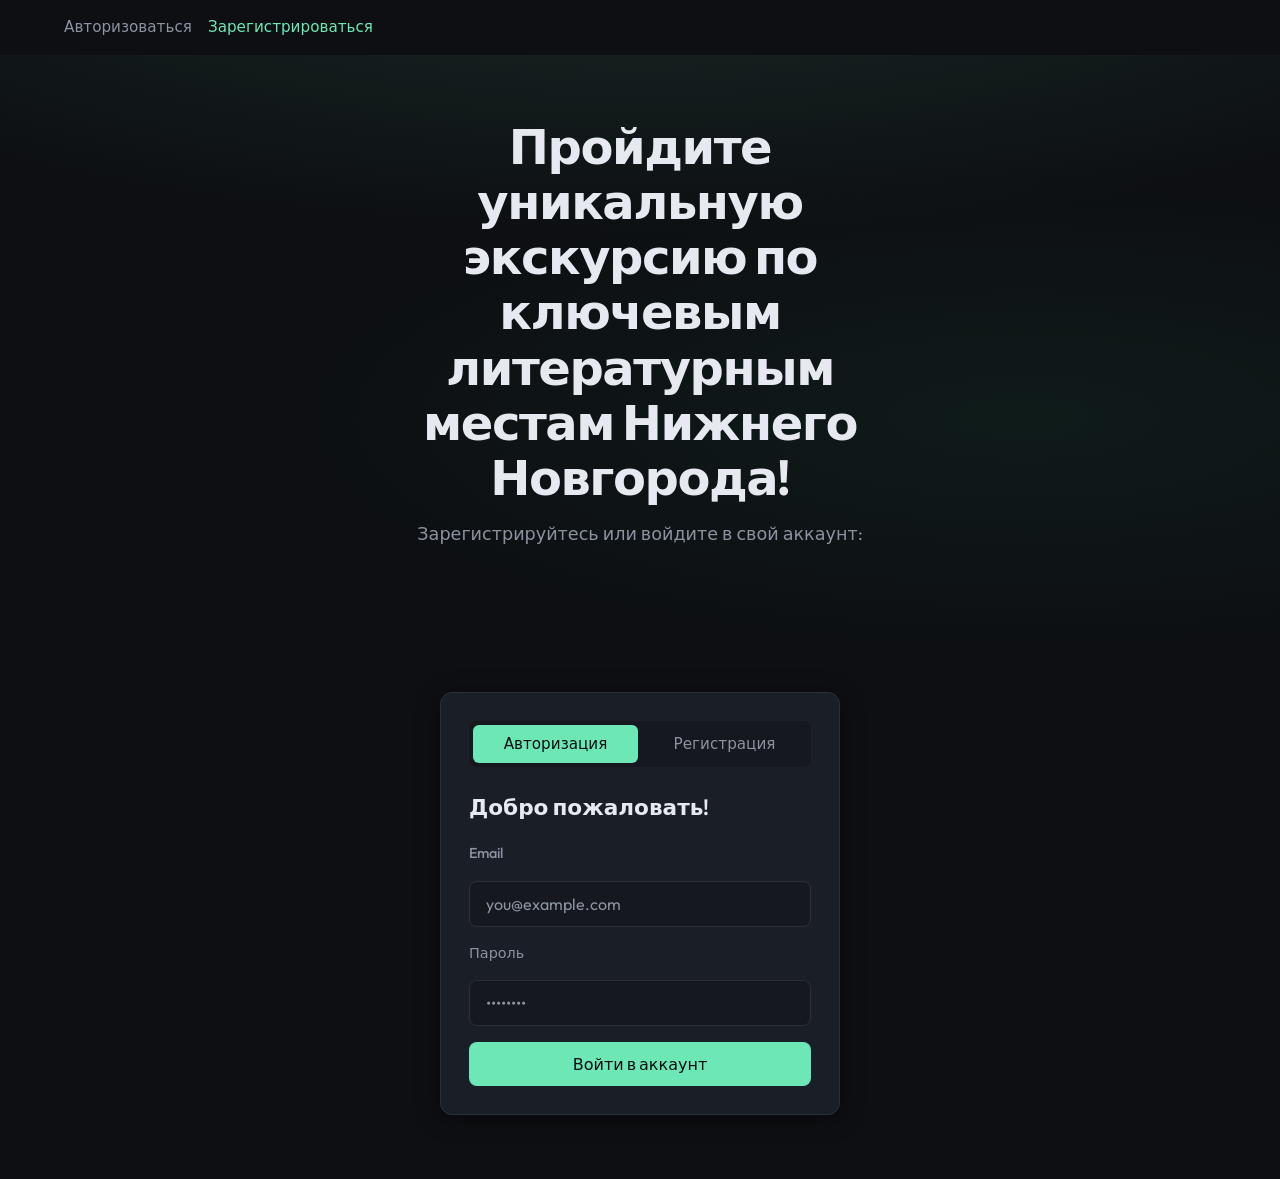
<file: index.html>
<!DOCTYPE html>
<html lang="en">
<head>
    <meta charset="UTF-8">
    <meta name="viewport" content="width=device-width, initial-scale=1.0">
    <title>Стартовая страница</title>
    <link rel="stylesheet" href="style.css">
    <link rel="preconnect" href="https://fonts.googleapis.com">
    <link rel="preconnect" href="https://fonts.gstatic.com" crossorigin>
    <link href="https://fonts.googleapis.com/css2?family=Outfit:wght@300;400;500;600;700&family=JetBrains+Mono:wght@400;500&display=swap" rel="stylesheet">
</head>
<body class="page-landing">
    <header class="header">
        <nav class="nav">
            <a href="index.html#auth" class="nav-link">Авторизоваться</a>
            <a href="register.html" class="nav-link nav-link-cta">Зарегистрироваться</a>
        </nav>
    </header>

    <main>
        <section class="hero">
            <div class="hero-bg"></div>
            <div class="hero-content">
                <h1 class="hero-title">Пройдите уникальную экскурсию по ключевым литературным местам Нижнего Новгорода!</h1>
                <p class="hero-subtitle">Зарегистрируйтесь или войдите в свой аккаунт:</p>
                <div class="hero-actions">
                </div>
            </div>
        </section>

        <section id="auth" class="auth-section">
            <div class="auth-container">
                <div class="auth-tabs">
                    <button type="button" class="auth-tab active" data-tab="login" aria-selected="true">Авторизация</button>
                    <button type="button" class="auth-tab" data-tab="register" aria-selected="false">Регистрация</button>
                </div>

                <div id="login-panel" class="auth-panel active">
                    <h2 class="auth-heading">Добро пожаловать!</h2>
                    <form id="loginForm" class="auth-form">
                        <label class="label" for="loginEmail">Email</label>
                        <input type="email" id="loginEmail" class="input" placeholder="you@example.com" required autocomplete="email">
                        <label class="label" for="loginPassword">Пароль</label>
                        <input type="password" id="loginPassword" class="input" placeholder="••••••••" required autocomplete="current-password">
                        <p id="loginError" class="form-error" aria-live="polite"></p>
                        <button type="submit" class="btn btn-primary btn-block">Войти в аккаунт</button>
                    </form>
                </div>

                <div id="register-panel" class="auth-panel">
                    <h2 class="auth-heading">Создать аккаунт</h2>
                    <form id="registrationForm" class="auth-form">
                        <label class="label" for="username">Ваше имя</label>
                        <input type="text" id="username" class="input" placeholder="Введите имя" required autocomplete="username">
                        <label class="label" for="email">Email</label>
                        <input type="email" id="email" class="input" placeholder="you@example.com" required autocomplete="email">
                        <label class="label" for="password">Пароль</label>
                        <input type="password" id="password" class="input" placeholder="••••••••" required autocomplete="new-password">
                        <p id="registrationError" class="form-error" aria-live="polite"></p>
                        <button type="submit" class="btn btn-primary btn-block">Регистрация</button>
                    </form>
                </div>
            </div>
        </section>
    </main>


    <script src="script.js"></script>
</body>
</html>
</file>
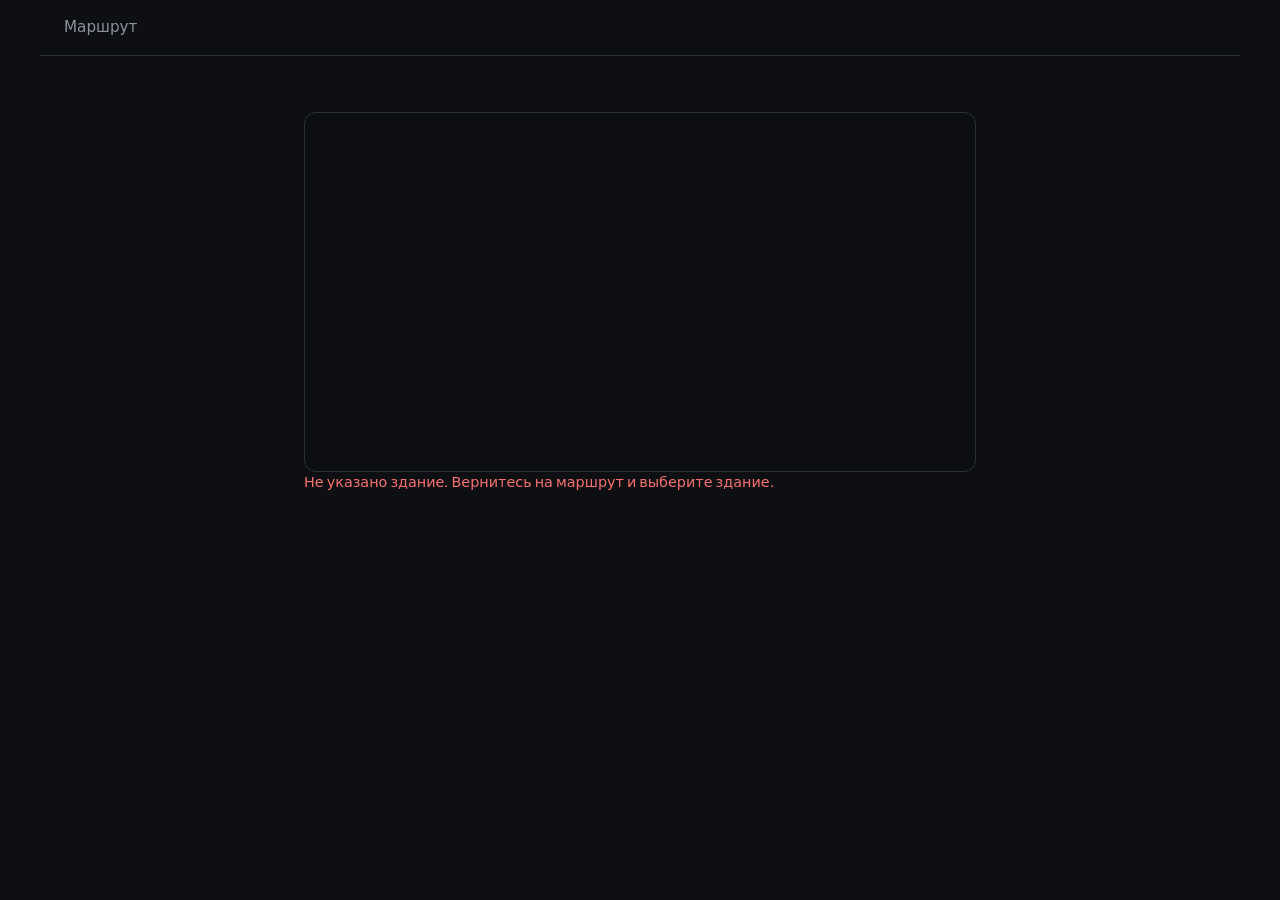
<file: building.html>
<!DOCTYPE html>
<html lang="en">
<head>
    <meta charset="UTF-8">
    <meta name="viewport" content="width=device-width, initial-scale=1.0">
    <link rel="stylesheet" href="style.css">
    <link rel="preconnect" href="https://fonts.googleapis.com">
    <link rel="preconnect" href="https://fonts.gstatic.com" crossorigin>
    <link href="https://fonts.googleapis.com/css2?family=Outfit:wght@300;400;500;600;700&display=swap" rel="stylesheet">
</head>
<body class="page-building">
    <header class="header">
        <nav class="nav">
            <a href="profile.html" class="nav-link">Маршрут</a>
        </nav>
    </header>

    <main class="building-main">
        <article class="building-article">
            <h1 id="buildingName" class="building-page-title"></h1>
            <div id="buildingDescription" class="building-description"></div>
            <div id="buildingMap" class="building-map" aria-label="Карта расположения здания"></div>
            <p id="buildingError" class="form-error" aria-live="polite"></p>
        </article>
    </main>

    <script src="https://api-maps.yandex.ru/2.1/?apikey=88912fb0-2da4-47e9-acd8-c27f78781ed7&lang=ru_RU" type="text/javascript"></script>
    <script src="building.js"></script>
</body>
</html>
</file>
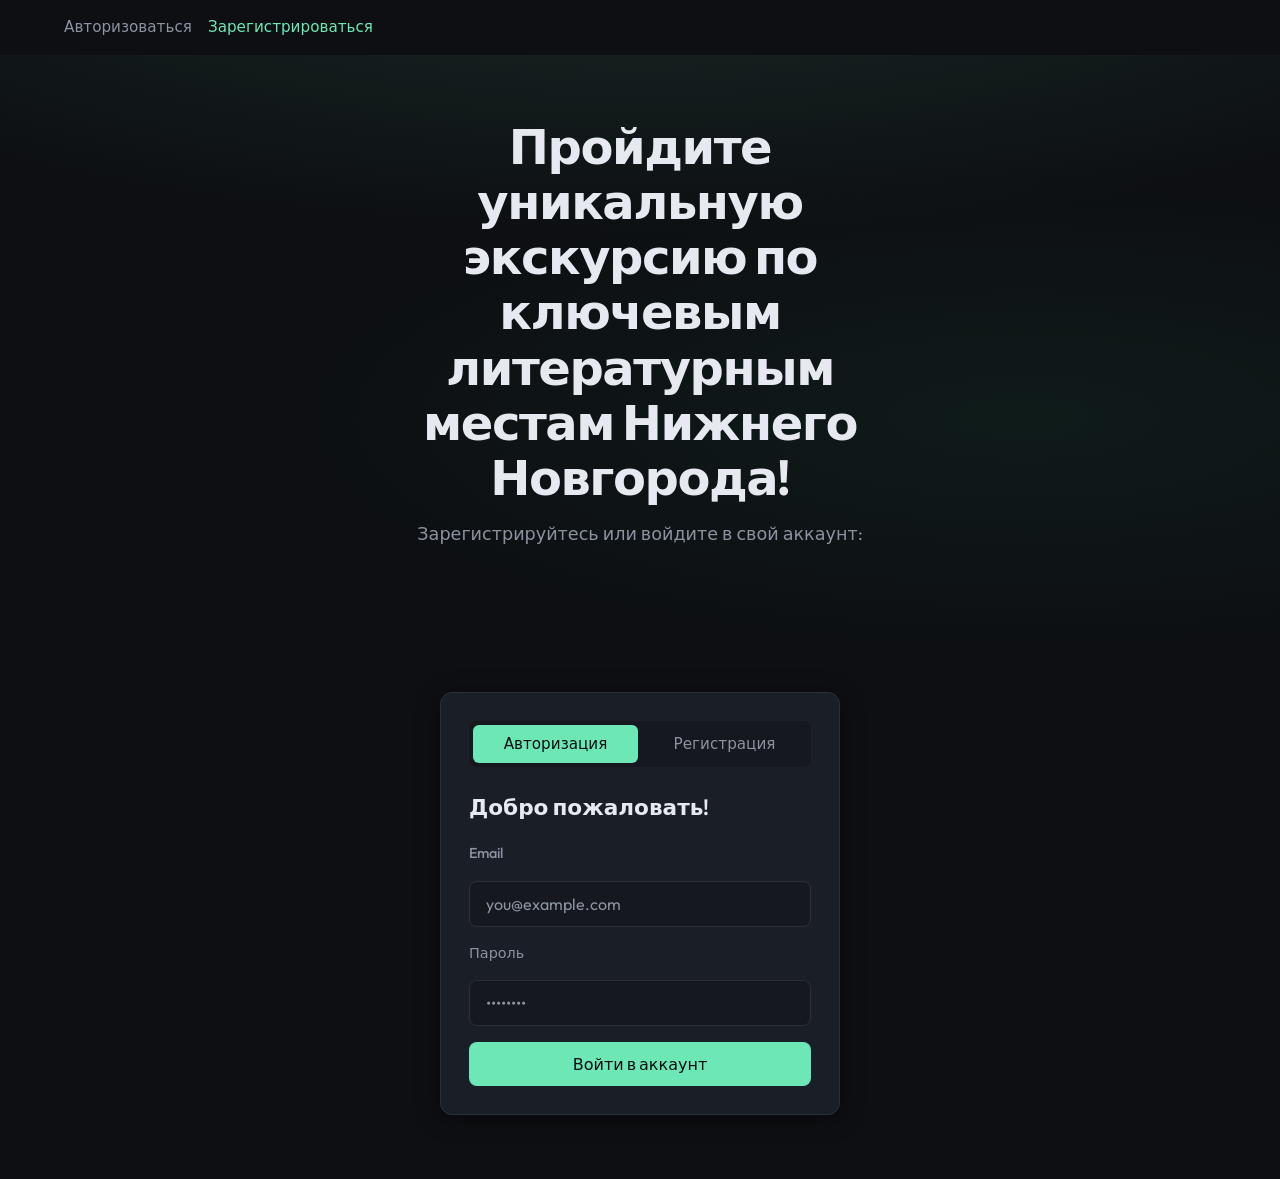
<file: profile.html>
<!DOCTYPE html>
<html lang="en">
<head>
    <meta charset="UTF-8">
    <meta name="viewport" content="width=device-width, initial-scale=1.0">
    <title>Маршрут</title>
    <link rel="stylesheet" href="style.css">
    <link rel="preconnect" href="https://fonts.googleapis.com">
    <link rel="preconnect" href="https://fonts.gstatic.com" crossorigin>
    <link href="https://fonts.googleapis.com/css2?family=Outfit:wght@300;400;500;600;700&display=swap" rel="stylesheet">
</head>
<body class="page-profile">
    <header class="header">
        <div id="userInfo" class="profile-user-info">
            <span id="userName"></span>
            <span id="userEmail"></span>
            <button id="switchRouteBtn" class="btn btn-ghost btn-sm" type="button">Сменить маршрут</button>
            <a href="index.html#logout" class="nav-link">Выйти</a>
        </div>
    </header>

    <section id="routePicker" class="route-picker">
        <h2 class="route-picker-title">Выберите маршрут</h2>
        <p class="route-picker-subtitle">Сначала выберите маршрут, после этого откроются здания этого маршрута.</p>
        <div id="routesContainer" class="routes-grid"></div>
        <p id="routeError" class="form-error" aria-live="polite"></p>
    </section>

    <section id="routeSummary" class="route-summary" hidden>
        <span>Текущий маршрут:</span>
        <strong id="currentRouteName"></strong>
    </section>

    <!-- Список зданий -->
    <div id="buildingsContainer">
        <!-- Здания будут динамически добавляться сюда -->
    </div>

    <script src="script.js"></script>
</body>
</html>
</file>
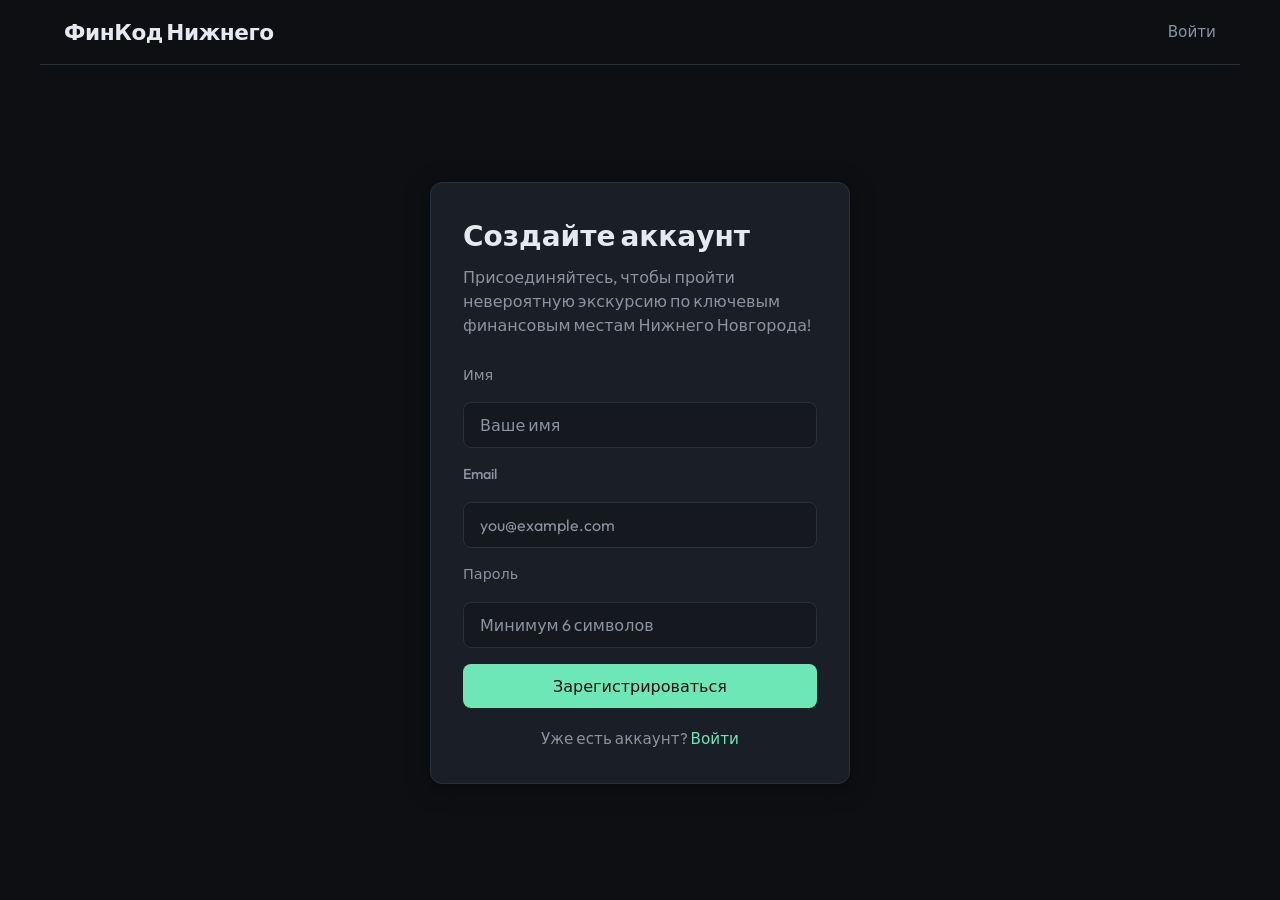
<file: register.html>
<!DOCTYPE html>
<html lang="en">
<head>
    <meta charset="UTF-8">
    <meta name="viewport" content="width=device-width, initial-scale=1.0">
    <title>Sign up — Explore</title>
    <link rel="stylesheet" href="style.css">
    <link rel="preconnect" href="https://fonts.googleapis.com">
    <link rel="preconnect" href="https://fonts.gstatic.com" crossorigin>
    <link href="https://fonts.googleapis.com/css2?family=Outfit:wght@300;400;500;600;700&family=JetBrains+Mono:wght@400;500&display=swap" rel="stylesheet">
</head>
<body class="page-register">
    <header class="header">
        <a href="index.html" class="logo">ФинКод Нижнего</a>
        <nav class="nav">
            <a href="index.html#auth" class="nav-link">Войти</a>
        </nav>
    </header>

    <main class="register-main">
        <div class="register-card">
            <h1 class="register-title">Создайте аккаунт</h1>
            <p class="register-subtitle">Присоединяйтесь, чтобы пройти невероятную экскурсию по ключевым финансовым местам Нижнего Новгорода!</p>

            <form id="registrationForm" class="auth-form register-form">
                <label class="label" for="username">Имя</label>
                <input type="text" id="username" class="input" placeholder="Ваше имя" required autocomplete="username">
                <label class="label" for="email">Email</label>
                <input type="email" id="email" class="input" placeholder="you@example.com" required autocomplete="email">
                <label class="label" for="password">Пароль</label>
                <input type="password" id="password" class="input" placeholder="Минимум 6 символов" required autocomplete="new-password">
                <p id="registrationError" class="form-error" aria-live="polite"></p>
                <button type="submit" class="btn btn-primary btn-block">Зарегистрироваться</button>
            </form>

            <p class="register-footer">
                Уже есть аккаунт? <a href="index.html#auth">Войти</a>
            </p>
        </div>
    </main>

    <script src="script.js"></script>
</body>
</html>
</file>
<file: style.css>
/* ===== Variables ===== */
:root {
    --bg: #0d0f12;
    --bg-elevated: #15181e;
    --bg-card: #1a1e26;
    --text: #e6e9ef;
    --text-muted: #8b92a0;
    --accent: #6ee7b7;
    --accent-dim: #34d399;
    --accent-hover: #5dd9a8;
    --border: #2a303a;
    --error: #f87171;
    --radius: 12px;
    --radius-sm: 8px;
    --font: "Outfit", system-ui, sans-serif;
    --font-mono: "JetBrains Mono", monospace;
    --shadow: 0 4px 24px rgba(0, 0, 0, 0.4);
    --transition: 0.2s ease;
}

/* ===== Reset & base ===== */
*, *::before, *::after {
    box-sizing: border-box;
}

html {
    scroll-behavior: smooth;
}

body {
    font-family: var(--font);
    margin: 0;
    padding: 0;
    background: var(--bg);
    color: var(--text);
    line-height: 1.5;
    min-height: 100vh;
    display: flex;
    flex-direction: column;
}

a {
    color: var(--accent);
    text-decoration: none;
    transition: color var(--transition);
}

a:hover {
    color: var(--accent-hover);
}

/* ===== Layout: landing & register ===== */
.page-landing,
.page-register {
    min-height: 100vh;
}

.page-landing main {
    flex: 1;
}

/* ===== Header ===== */
.header {
    display: flex;
    align-items: center;
    justify-content: space-between;
    padding: 1rem 1.5rem;
    max-width: 1200px;
    margin: 0 auto;
    width: 100%;
}

.logo {
    font-weight: 700;
    font-size: 1.35rem;
    letter-spacing: -0.02em;
    color: var(--text);
}

.logo:hover {
    color: var(--accent);
}

.nav {
    display: flex;
    align-items: center;
    gap: 1rem;
}

.nav-link {
    font-weight: 500;
    font-size: 0.95rem;
    color: var(--text-muted);
}

.nav-link:hover {
    color: var(--text);
}

.nav-link-cta {
    color: var(--accent);
}

.nav-link-cta:hover {
    color: var(--accent-hover);
}

/* ===== Hero ===== */
.hero {
    position: relative;
    padding: 4rem 1.5rem 5rem;
    text-align: center;
    overflow: hidden;
}

.hero-bg {
    position: absolute;
    inset: 0;
    background:
        radial-gradient(ellipse 80% 50% at 50% -20%, rgba(110, 231, 183, 0.12), transparent),
        radial-gradient(ellipse 60% 40% at 80% 60%, rgba(52, 211, 153, 0.06), transparent);
    pointer-events: none;
}

.hero-content {
    position: relative;
    max-width: 560px;
    margin: 0 auto;
}

.hero-title {
    font-size: clamp(2rem, 5vw, 3rem);
    font-weight: 700;
    letter-spacing: -0.03em;
    line-height: 1.15;
    margin: 0 0 1rem;
}

.hero-subtitle {
    font-size: 1.1rem;
    color: var(--text-muted);
    margin: 0 0 2rem;
}

.hero-actions {
    display: flex;
    flex-wrap: wrap;
    gap: 0.75rem;
    justify-content: center;
}

/* ===== Buttons ===== */
.btn {
    display: inline-flex;
    align-items: center;
    justify-content: center;
    padding: 0.75rem 1.5rem;
    font-family: var(--font);
    font-size: 1rem;
    font-weight: 500;
    border: none;
    border-radius: var(--radius-sm);
    cursor: pointer;
    transition: background var(--transition), color var(--transition), transform 0.1s ease;
}

.btn:active {
    transform: scale(0.98);
}

.btn-primary {
    background: var(--accent);
    color: var(--bg);
}

.btn-primary:hover {
    background: var(--accent-hover);
}

.btn-ghost {
    background: transparent;
    color: var(--text-muted);
    border: 1px solid var(--border);
}

.btn-ghost:hover {
    color: var(--text);
    border-color: var(--text-muted);
}

.btn-block {
    width: 100%;
}

.btn-sm {
    padding: 0.4rem 0.8rem;
    font-size: 0.85rem;
}

/* ===== Auth section (index) ===== */
.auth-section {
    padding: 2rem 1.5rem 4rem;
}

.auth-container {
    max-width: 400px;
    margin: 0 auto;
    background: var(--bg-card);
    border: 1px solid var(--border);
    border-radius: var(--radius);
    padding: 1.75rem;
    box-shadow: var(--shadow);
}

.auth-tabs {
    display: flex;
    gap: 0.25rem;
    margin-bottom: 1.5rem;
    padding: 0.25rem;
    background: var(--bg-elevated);
    border-radius: var(--radius-sm);
}

.auth-tab {
    flex: 1;
    padding: 0.6rem 1rem;
    font-family: var(--font);
    font-size: 0.95rem;
    font-weight: 500;
    color: var(--text-muted);
    background: transparent;
    border: none;
    border-radius: 6px;
    cursor: pointer;
    transition: color var(--transition), background var(--transition);
}

.auth-tab:hover {
    color: var(--text);
}

.auth-tab.active {
    color: var(--bg);
    background: var(--accent);
}

.auth-panel {
    display: none;
}

.auth-panel.active {
    display: block;
}

.auth-heading {
    font-size: 1.35rem;
    font-weight: 600;
    margin: 0 0 1.25rem;
}

.auth-form {
    display: flex;
    flex-direction: column;
    gap: 1rem;
}

.label {
    font-size: 0.9rem;
    font-weight: 500;
    color: var(--text-muted);
}

.input {
    width: 100%;
    padding: 0.75rem 1rem;
    font-family: var(--font);
    font-size: 1rem;
    color: var(--text);
    background: var(--bg-elevated);
    border: 1px solid var(--border);
    border-radius: var(--radius-sm);
    transition: border-color var(--transition);
}

.input::placeholder {
    color: var(--text-muted);
}

.input:focus {
    outline: none;
    border-color: var(--accent);
}

.form-error {
    font-size: 0.9rem;
    color: var(--error);
    margin: 0;
}

.form-error:empty {
    display: none;
}

/* ===== Register page ===== */
.page-register .header {
    border-bottom: 1px solid var(--border);
}

.register-main {
    flex: 1;
    display: flex;
    align-items: center;
    justify-content: center;
    padding: 2rem 1.5rem;
}

.register-card {
    width: 100%;
    max-width: 420px;
    background: var(--bg-card);
    border: 1px solid var(--border);
    border-radius: var(--radius);
    padding: 2rem;
    box-shadow: var(--shadow);
}

.register-title {
    font-size: 1.75rem;
    font-weight: 700;
    margin: 0 0 0.5rem;
}

.register-subtitle {
    color: var(--text-muted);
    margin: 0 0 1.75rem;
}

.register-form {
    margin-bottom: 1.25rem;
}

.register-footer {
    text-align: center;
    font-size: 0.95rem;
    color: var(--text-muted);
    margin: 0;
}

.register-footer a {
    font-weight: 500;
}

/* ===== Footer ===== */
.footer {
    padding: 1.5rem;
    text-align: center;
    font-size: 0.9rem;
    color: var(--text-muted);
    border-top: 1px solid var(--border);
}

.footer p {
    margin: 0;
}

/* ===== Profile page ===== */
.page-profile {
    padding: 0;
}

.page-profile .header {
    border-bottom: 1px solid var(--border);
}

.profile-user-info {
    display: flex;
    align-items: center;
    gap: 1rem;
    font-size: 0.9rem;
    color: var(--text-muted);
}

.profile-user-info #userName {
    font-weight: 600;
    color: var(--text);
}

.profile-user-info #userEmail {
    margin-right: 0.5rem;
}

.page-profile #buildingsContainer {
    margin-top: 3rem;
    padding: 0 1.5rem 2rem;
}

.route-picker {
    max-width: 900px;
    width: 100%;
    margin: 2rem auto 0;
    padding: 0 1.5rem;
}

.route-picker-title {
    margin: 0 0 0.4rem;
    font-size: 1.4rem;
}

.route-picker-subtitle {
    margin: 0 0 1rem;
    color: var(--text-muted);
}

.routes-grid {
    display: grid;
    grid-template-columns: repeat(auto-fill, minmax(220px, 1fr));
    gap: 0.9rem;
}

.route-card {
    background: var(--bg-card);
    border: 1px solid var(--border);
    border-radius: var(--radius);
    padding: 1rem;
    cursor: pointer;
    transition: border-color var(--transition), transform var(--transition);
}

.route-card:hover {
    border-color: var(--accent-dim);
    transform: translateY(-1px);
}

.route-card h3 {
    margin: 0 0 0.45rem;
    font-size: 1rem;
}

.route-card p {
    margin: 0;
    color: var(--text-muted);
    font-size: 0.92rem;
}

.route-summary {
    max-width: 900px;
    width: 100%;
    margin: 1.25rem auto 0;
    padding: 0 1.5rem;
    color: var(--text-muted);
}

#buildingsContainer {
    display: flex;
    justify-content: center;
    align-items: center;
    flex-wrap: wrap;
    gap: 0;
    margin-top: 100px;
    padding: 1rem 0;
}

.building-card {
    display: flex;
    flex-direction: column;
    align-items: center;
    gap: 0.5rem;
    max-width: 120px;
}

/* Route step number */
.building-step {
    display: inline-flex;
    align-items: center;
    justify-content: center;
    width: 1.5rem;
    height: 1.5rem;
    font-size: 0.75rem;
    font-weight: 600;
    color: var(--bg);
    background: var(--accent);
    border-radius: 50%;
    flex-shrink: 0;
}

/* Connector arrow between buildings (route pointer) */
.route-pointer {
    flex-shrink: 0;
    width: 32px;
    height: 100px;
    margin: 0 4px;
    display: flex;
    align-items: center;
    justify-content: center;
    position: relative;
}

.route-pointer::before {
    content: "";
    position: absolute;
    left: 0;
    right: 8px;
    top: 50%;
    height: 2px;
    background: linear-gradient(90deg, var(--border) 0%, var(--accent-dim) 100%);
    transform: translateY(-50%);
}

.route-pointer::after {
    content: "";
    position: absolute;
    right: 0;
    top: 50%;
    transform: translateY(-50%);
    border: 6px solid transparent;
    border-left-color: var(--accent-dim);
    border-right: none;
    margin-right: 2px;
}

.building {
    width: 100px;
    height: 100px;
    background: var(--bg-card);
    border: 2px solid var(--border);
    border-radius: var(--radius);
    cursor: pointer;
    transition: border-color var(--transition), background var(--transition);
}

.building:not(.visited):hover {
    border-color: var(--accent-dim);
}

.building.visited {
    background: rgba(52, 211, 153, 0.2);
    border-color: var(--accent);
    cursor: default;
    pointer-events: none;
}

.building-name {
    font-size: 0.85rem;
    font-weight: 500;
    color: var(--text-muted);
    text-align: center;
    line-height: 1.3;
}

a.building-name {
    color: var(--accent);
    text-decoration: none;
}

a.building-name:hover {
    color: var(--accent-hover);
    text-decoration: underline;
}

/* ===== Building page (building.html) ===== */
.page-building .header {
    border-bottom: 1px solid var(--border);
}

.building-main {
    flex: 1;
    max-width: 720px;
    margin: 0 auto;
    padding: 2rem 1.5rem;
    width: 100%;
}

.building-article {
    padding: 0;
}

.building-page-title {
    font-size: clamp(1.5rem, 4vw, 2.25rem);
    font-weight: 700;
    margin: 0 0 1.5rem;
    color: var(--text);
}

.building-description {
    font-size: 1.05rem;
    line-height: 1.65;
    color: var(--text-muted);
    white-space: pre-wrap;
}

.building-description-empty {
    font-style: italic;
    color: var(--text-muted);
    opacity: 0.8;
}

.building-map {
    width: 100%;
    height: 360px;
    margin-top: 1.5rem;
    border-radius: var(--radius);
    border: 1px solid var(--border);
    overflow: hidden;
}

/* ===== Utility: hide when no JS ===== */
.auth-tabs[aria-hidden="true"] {
    display: none;
}
</file>
